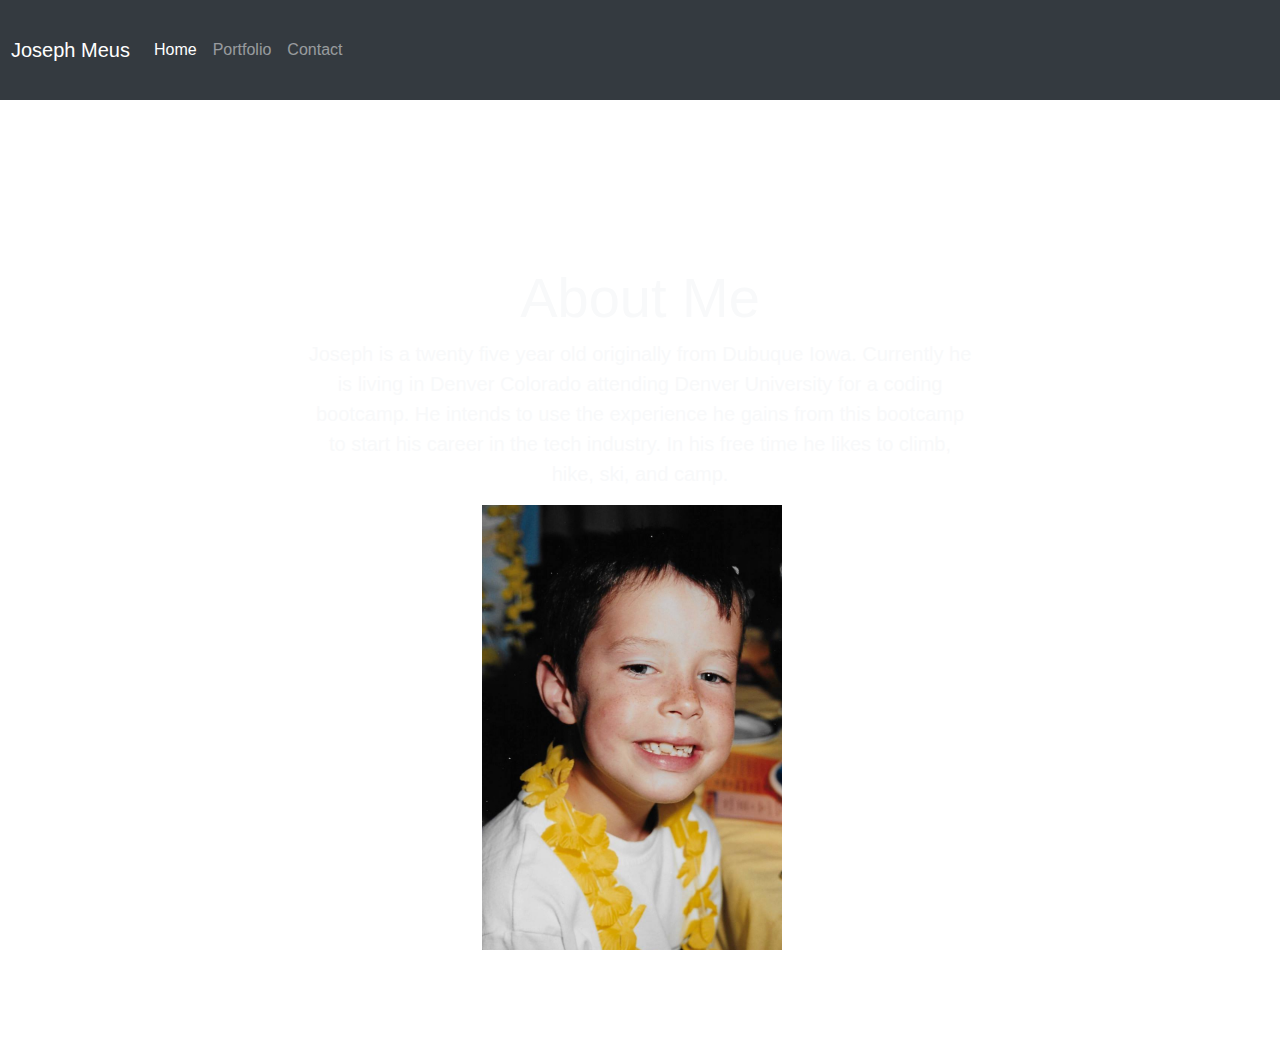
<file: index.html>
<!DOCTYPE html>
<html lang="en">
<head>
    <meta charset="UTF-8">
    <meta name="viewport" content="width=device-width, initial-scale=1.0">
    <link rel="stylesheet" href="https://maxcdn.bootstrapcdn.com/bootstrap/4.0.0/css/bootstrap.min.css">
    <link rel="stylesheet" href="https://stackpath.bootstrapcdn.com/font-awesome/4.7.0/css/font-awesome.min.css">
    <link rel="stylesheet" href="style.css">
    <title>Joseph Meus Portfolio: About</title>
</head>


<body>
    <header class="container-fluid">
        <!--NAV BAR Here jj-->
                <nav class="navbar navbar-expand-lg navbar-dark bg-dark col-xs-12">
                    <a class="navbar-brand" href="#">Joseph Meus</a>
                    <button class="navbar-toggler" type="button" data-toggle="collapse" data-target="#navbarNavAltMarkup" aria-controls="navbarNavAltMarkup" aria-expanded="false" aria-label="Toggle navigation">
                      <span class="navbar-toggler-icon"></span>
                    </button>
                    <div class="collapse navbar-collapse" id="navbarNavAltMarkup">
                      <div class="navbar-nav">
                        <a class="nav-link active" href="Index.html">Home <span class="sr-only">(current)</span></a>
                        <a class="nav-link" href="Portfolio.html" >Portfolio</a>
                        <a class="nav-link" href="Contact.html" >Contact</a>
                      </div>
                    </div> <!--These divs could be changed to nav? not sure if that is correct syntax-->
                </nav>
    </header>
    <main class="container">
        <!--maybe there is a better way to space but this is what I came up with-->
        <div class="row spacer1">
            <div class="col-xs-12"></div>
        </div>


        <!--About section goes here, I want the photo and about me to be floating in the center of the page.-->
        <section class="row">
            <div class="col-2"></div> <!--spacer to left-->

            <article class="col-xs-12 col-sm-8">
                <div class="jumbotron bg-transparent text-light">
                    <h2 class="display-4">About Me</h2>
                    <p class="lead">Joseph is a twenty five year old originally from Dubuque Iowa. Currently he is living in Denver Colorado attending Denver University for a coding bootcamp. He intends to use the experience he gains from this bootcamp to start his career in the tech industry. In his free time he likes to climb, hike, ski, and camp.</p>



                    <img src="./Assets/profpic.png" class="img-flu align-self-center mr-3" alt="Responsive image">
                    
                </div>
            </article>
            
        </section>
        
    </main>

    


    <!--JAVASCRIPT FOR MOBILE DROP DOWN-->
    <script src="https://code.jquery.com/jquery-3.4.1.slim.min.js" integrity="sha384-J6qa4849blE2+poT4WnyKhv5vZF5SrPo0iEjwBvKU7imGFAV0wwj1yYfoRSJoZ+n" crossorigin="anonymous"></script>
    <script src="https://cdn.jsdelivr.net/npm/popper.js@1.16.0/dist/umd/popper.min.js" integrity="sha384-Q6E9RHvbIyZFJoft+2mJbHaEWldlvI9IOYy5n3zV9zzTtmI3UksdQRVvoxMfooAo" crossorigin="anonymous"></script>
    <script src="https://stackpath.bootstrapcdn.com/bootstrap/4.4.1/js/bootstrap.min.js" integrity="sha384-wfSDF2E50Y2D1uUdj0O3uMBJnjuUD4Ih7YwaYd1iqfktj0Uod8GCExl3Og8ifwB6" crossorigin="anonymous"></script>
</body>
</html>
</file>
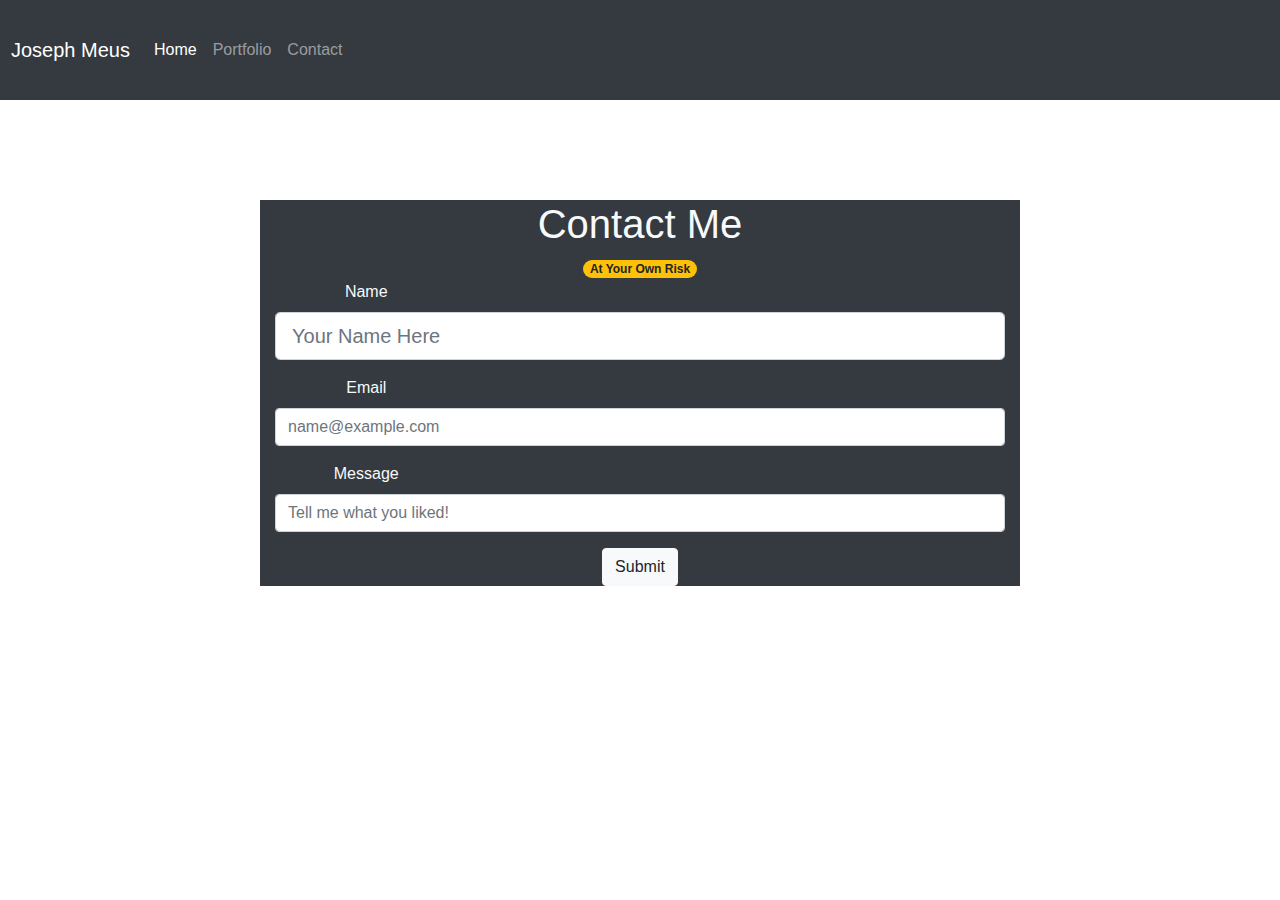
<file: Contact.html>
<!DOCTYPE html>
<html lang="en">
<head>
    <meta charset="UTF-8">
    <meta name="viewport" content="width=device-width, initial-scale=1.0">
    <link rel="stylesheet" href="https://maxcdn.bootstrapcdn.com/bootstrap/4.0.0/css/bootstrap.min.css">
    <link rel="stylesheet" href="https://stackpath.bootstrapcdn.com/font-awesome/4.7.0/css/font-awesome.min.css">
    <link rel="stylesheet" href="style.css">
    <title>Contact me</title>
</head>
<body>
  <header class="container-fluid">
    <!--NAV BAR Here-->
            <nav class="navbar navbar-expand-lg navbar-dark bg-dark">
                <a class="navbar-brand" href="#">Joseph Meus</a>
                <button class="navbar-toggler" type="button" data-toggle="collapse" data-target="#navbarNavAltMarkup" aria-controls="navbarNavAltMarkup" aria-expanded="false" aria-label="Toggle navigation">
                  <span class="navbar-toggler-icon"></span>
                </button>
                <div class="collapse navbar-collapse" id="navbarNavAltMarkup">
                  <div class="navbar-nav">
                    <a class="nav-link active" href="Index.html">Home <span class="sr-only">(current)</span></a>
                    <a class="nav-link" href="Portfolio.html" >Portfolio</a>
                    <a class="nav-link" href="Contact.html" >Contact</a>
                  </div>
                </div> <!--These divs could be changed to nav? not sure if that is correct syntax-->
            </nav>
</header>

    <main class="container">

      <div class="row spacer1">
        <div class="col-12"></div>
      </div>

      <section class= "row infoBox text-center">
        <p class="col-2 spacer2"></p>


        <form class="col-8 bg-dark text-light">

          <h1 class="align1">Contact Me</h1>
          <span class="badge badge-pill badge-warning align1">At Your Own Risk</span>

          <p class="form-group input-group-lg">
            <label class="nameAlign" for="exampleFormControlInput1">Name</label>
            <input type="text" class="form-control" id="exampleFormControlInput1" placeholder="Your Name Here">
          </p>
          
          <p class="form-group">
            <label class="nameAlign" for="exampleFormControlInput1">Email</label>
            <input type="email" class="form-control" id="email" placeholder="name@example.com">
          </p>

          <p class="form-group">
            <label class="nameAlign" for="exampleFormControlInput1">Message</label>
            <input type="text" class="form-control" id="text" placeholder="Tell me what you liked!">
          </p>


          <button type="button" class="btn btn-light ">Submit</button>

        </form>
        
        <p class="col-2 spacer2"> </p>
        
      </section>
    </main>


    <script src="https://code.jquery.com/jquery-3.4.1.slim.min.js" integrity="sha384-J6qa4849blE2+poT4WnyKhv5vZF5SrPo0iEjwBvKU7imGFAV0wwj1yYfoRSJoZ+n" crossorigin="anonymous"></script>
    <script src="https://cdn.jsdelivr.net/npm/popper.js@1.16.0/dist/umd/popper.min.js" integrity="sha384-Q6E9RHvbIyZFJoft+2mJbHaEWldlvI9IOYy5n3zV9zzTtmI3UksdQRVvoxMfooAo" crossorigin="anonymous"></script>
    <script src="https://stackpath.bootstrapcdn.com/bootstrap/4.4.1/js/bootstrap.min.js" integrity="sha384-wfSDF2E50Y2D1uUdj0O3uMBJnjuUD4Ih7YwaYd1iqfktj0Uod8GCExl3Og8ifwB6" crossorigin="anonymous"></script>
    
    
</body>
</html>
</file>
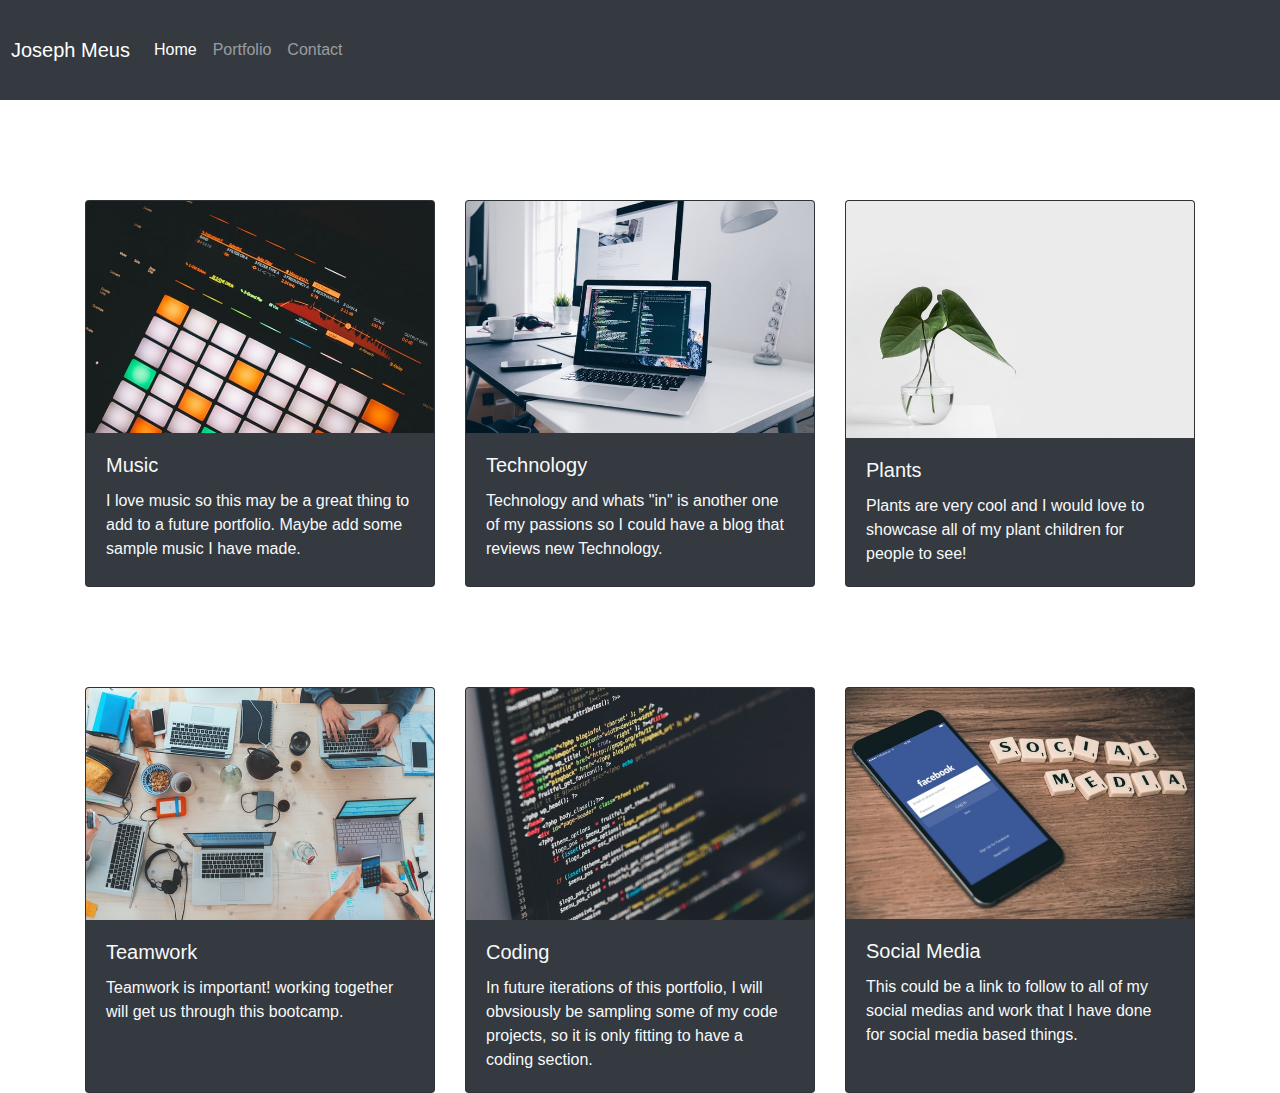
<file: Portfolio.html>
<!DOCTYPE html>
<html lang="en">
<head>
    <meta charset="UTF-8">
    <meta name="viewport" content="width=device-width, initial-scale=1.0">
    <link rel="stylesheet" href="https://maxcdn.bootstrapcdn.com/bootstrap/4.0.0/css/bootstrap.min.css">
    <link rel="stylesheet" href="https://stackpath.bootstrapcdn.com/font-awesome/4.7.0/css/font-awesome.min.css">
    <link rel="stylesheet" href="style.css">
    <title>Portfolio</title>
</head>
<body>
  <header class="container-fluid">
    <!--NAV BAR Here-->
            <nav class="navbar navbar-expand-lg navbar-dark bg-dark col-xs-12">
                <a class="navbar-brand" href="#">Joseph Meus</a>
                <button class="navbar-toggler" type="button" data-toggle="collapse" data-target="#navbarNavAltMarkup" aria-controls="navbarNavAltMarkup" aria-expanded="false" aria-label="Toggle navigation">
                  <span class="navbar-toggler-icon"></span>
                </button>
                <div class="collapse navbar-collapse" id="navbarNavAltMarkup">
                  <div class="navbar-nav">
                    <a class="nav-link active" href="Index.html">Home <span class="sr-only">(current)</span></a>
                    <a class="nav-link" href="Portfolio.html" >Portfolio</a>
                    <a class="nav-link" href="Contact.html" >Contact</a>
                  </div>
                </div> <!--These divs could be changed to nav? not sure if that is correct syntax-->
            </nav>
  </header> <!--End of nav and header content-->

    <div class= "row spacer1"> <div class="col-xs-12"></div></div> <!--Spacer above images on site-->

    <main class="container">
      <section class="card-deck row"> 

        <figure class="card bg-dark text-light"> <!--First Image-->
          <img src="./Assets/image1-replace.jpg" class="card-img-top responsive-image" alt="Music">
              <figcaption class="card-body">
                <h5 class="card-title">Music</h5>
                <p class="card-text">I love music so this may be a great thing to add to a future portfolio. Maybe add some sample music I have made.</p>
                
              </figcaption>
        </figure>


        <figure class="card bg-dark text-light"> <!--second image-->
          <img src="./Assets/image2.jpg" class="card-img-top" alt="technology">
              <figcaption class="card-body">
                <h5 class="card-title">Technology</h5>
                <p class="card-text">Technology and whats "in" is another one of my passions so I could have a blog that reviews new Technology.</p>
                
              </figcaption>
        </figure>


        <figure class="card bg-dark text-light"> <!--third image-->
              <img src="./Assets/image3.jpg" class="card-img-top" alt="Plants">
              <figcaption class="card-body">
                <h5 class="card-title">Plants</h5>
                <p class="card-text">Plants are very cool and I would love to showcase all of my plant children for people to see!</p>
                
              </figcaption>
        </figure>


      </section> <!--End of first section-->

      <div class= "row spacer1"></div> <!--Spacer mid page-->

      <section class="card-deck row"> 

        <figure class="card bg-dark text-light"> <!--fourth image--> 
          <img src="./Assets/image4.jpg" class="card-img-top" alt="Teamwork">
              <figcaption class="card-body">
                <h5 class="card-title">Teamwork</h5>
                <p class="card-text">Teamwork is important! working together will get us through this bootcamp.</p>
                
              </figcaption>
        </figure>


        <figure class="card bg-dark text-light"> <!--fifth image-->
          <img src="./Assets/image5.jpg" class="card-img-top" alt="coding">
              <figcaption class="card-body">
                <h5 class="card-title">Coding</h5>
                <p class="card-text">In future iterations of this portfolio, I will obvsiously be sampling some of my code projects, so it is only fitting to have a coding section.</p>
                
              </figcaption>
        </figure>


        <figure class="card bg-dark text-light"> <!--third image-->
              <img src="./Assets/image6.jpg" class="card-img-top" alt="social media">
              <figcaption class="card-body">
                <h5 class="card-title">Social Media</h5>
                <p class="card-text">This could be a link to follow to all of my social medias and work that I have done for social media based things.</p>
                
              </figcaption>
        </figure>


      </section> <!--End of first section-->

    


        
    </main>

    <script src="https://code.jquery.com/jquery-3.4.1.slim.min.js" integrity="sha384-J6qa4849blE2+poT4WnyKhv5vZF5SrPo0iEjwBvKU7imGFAV0wwj1yYfoRSJoZ+n" crossorigin="anonymous"></script>
    <script src="https://cdn.jsdelivr.net/npm/popper.js@1.16.0/dist/umd/popper.min.js" integrity="sha384-Q6E9RHvbIyZFJoft+2mJbHaEWldlvI9IOYy5n3zV9zzTtmI3UksdQRVvoxMfooAo" crossorigin="anonymous"></script>
    <script src="https://stackpath.bootstrapcdn.com/bootstrap/4.4.1/js/bootstrap.min.js" integrity="sha384-wfSDF2E50Y2D1uUdj0O3uMBJnjuUD4Ih7YwaYd1iqfktj0Uod8GCExl3Og8ifwB6" crossorigin="anonymous"></script>

</body>
</html>
</file>
<file: style.css>
body {
    background: url('https://images.unsplash.com/photo-1478760329108-5c3ed9d495a0?ixlib=rb-1.2.1&ixid=eyJhcHBfaWQiOjEyMDd9&auto=format&fit=crop&w=1267&q=80') no-repeat center center fixed;
    background-size: cover;
 
}

 div {
    text-align: center;
}


/* ALL NAV BAR CSS */
.navbar {
    margin-left: -20px;
    margin-right:-20px;
    height: 100px;
  }
  
.spacer1 {
    height: 100px;
}

.spacer2 {
    width: 200px;
  }

  .nameAlign {
    padding-right: 75%;
  }
  



.about1 {
    height: 400px;
}

.about2 {
    height: 300px;
}

.about3 {
    height: 100px;
}
.footer1 {
    height: 200px;
}

img {
    height: auto;
    width: 300px;
}

.footer-full-width {
    width: 100%;
    padding-left: 0px;
    padding-right: 0px;
}
</file>
